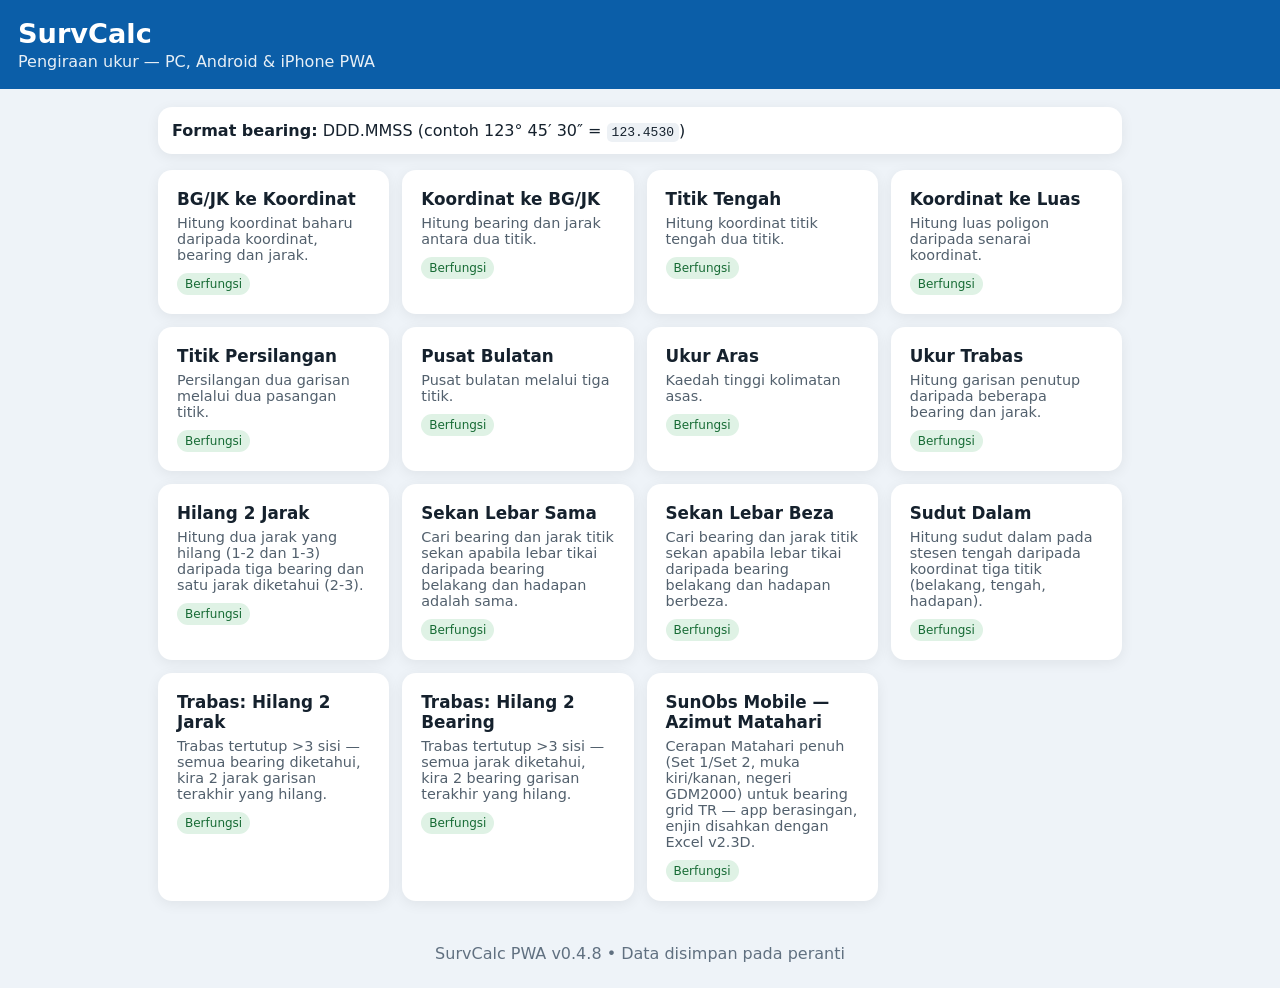
<file: index.html>
<!doctype html>
<html lang="ms">
<head>
  <meta charset="utf-8">
  <meta name="viewport" content="width=device-width,initial-scale=1,viewport-fit=cover">
  <meta name="theme-color" content="#0b5ea8">
  <link rel="manifest" href="./manifest.webmanifest?v=048">
  <link rel="icon" href="./icon-192.png">
  <link rel="apple-touch-icon" href="./icon-192.png">
  <link rel="stylesheet" href="./styles.css?v=048">
  <title>SurvCalc</title>
</head>
<body>
<header><div><h1>SurvCalc</h1><p>Pengiraan ukur — PC, Android & iPhone PWA</p></div><button id="installBtn" hidden>Pasang App</button></header>
<main>
  <section class="notice"><b>Format bearing:</b> DDD.MMSS (contoh 123° 45′ 30″ = <code>123.4530</code>)</section>
  <section id="menu" class="grid"></section>
  <section id="panel" class="panel hidden"></section>
</main>
<footer>SurvCalc PWA v0.4.8 • Data disimpan pada peranti</footer>
<script src="./app.js?v=048"></script>
</body>
</html>
</file>
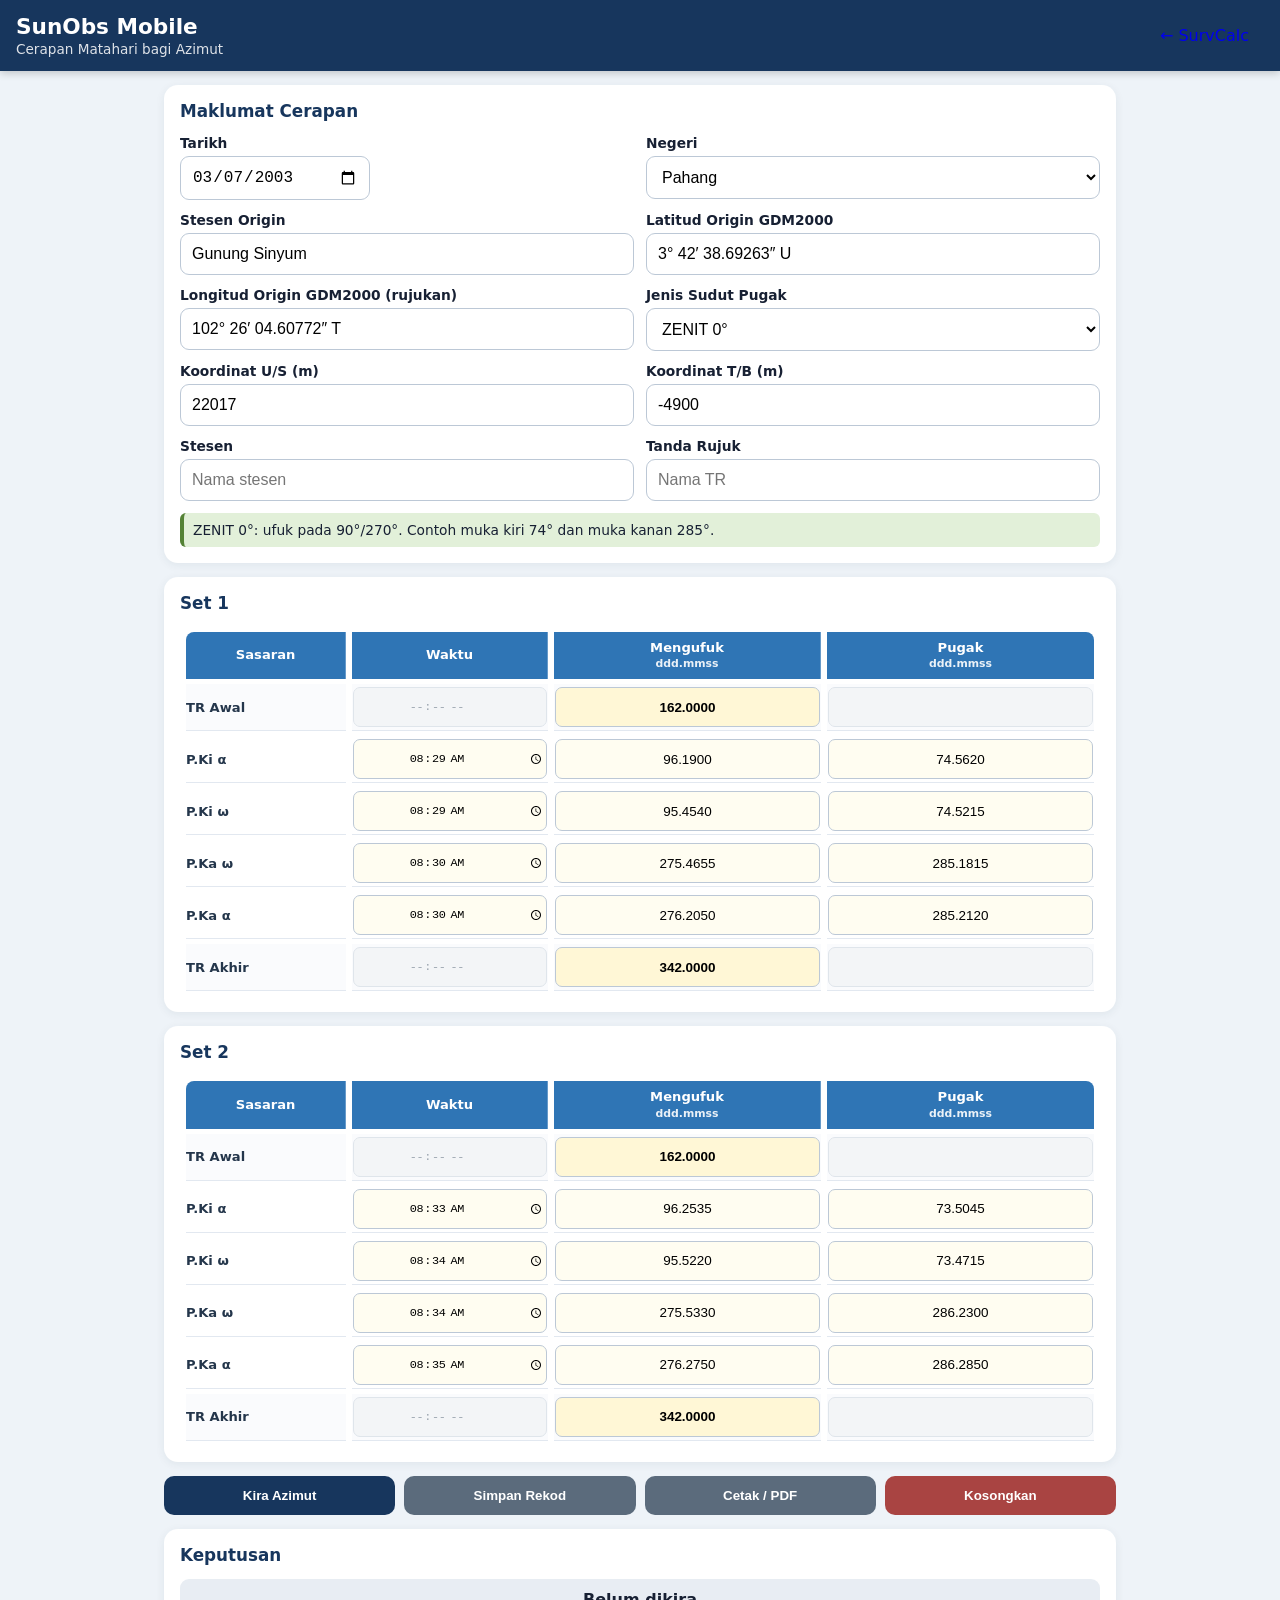
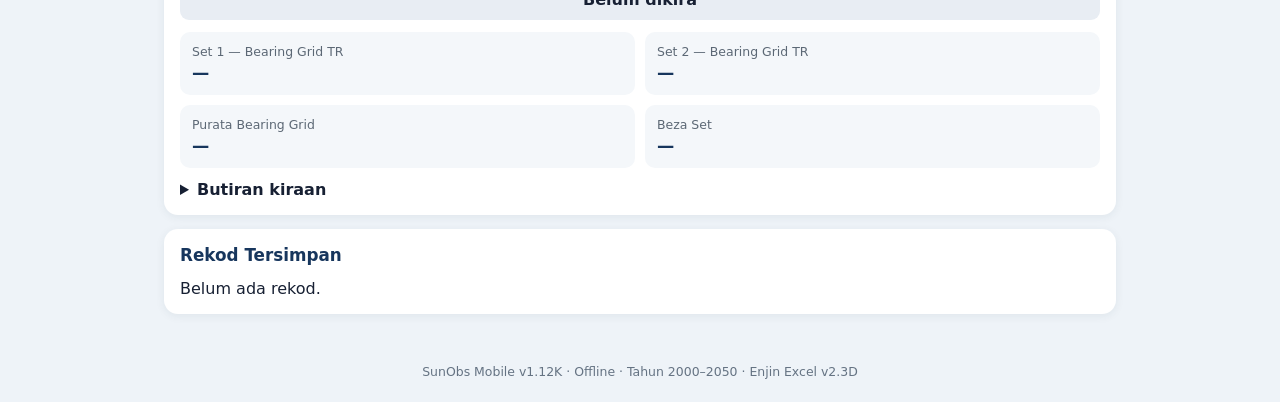
<file: sunobs/index.html>
<!doctype html>
<html lang="ms">
<head>
<meta charset="utf-8">
<meta name="viewport" content="width=device-width,initial-scale=1,viewport-fit=cover">
<meta name="theme-color" content="#17365d">
<title>SunObs Mobile</title>
<link rel="manifest" href="manifest.webmanifest">
<link rel="stylesheet" href="style.css">
</head>
<body>
<header>
  <div>
    <h1>SunObs Mobile</h1>
    <p>Cerapan Matahari bagi Azimut</p>
  </div>
  <div style="display:flex;gap:8px;align-items:center">
    <a href="../" class="secondary" style="text-decoration:none;padding:11px 15px;border-radius:10px;display:inline-block">← SurvCalc</a>
    <button id="installBtn" class="secondary" hidden>Pasang App</button>
  </div>
</header>

<main>
<section class="card">
  <h2>Maklumat Cerapan</h2>
  <div class="grid two">
    <label>Tarikh<input id="date" type="date" value="2003-03-07"></label>
    <label>Negeri
      <select id="state">
        <option value="Johor">Johor</option>
        <option value="Negeri Sembilan">Negeri Sembilan</option>
        <option value="Melaka">Melaka</option>
        <option value="Pahang" selected>Pahang</option>
        <option value="Selangor">Selangor</option>
        <option value="Terengganu">Terengganu</option>
        <option value="Pulau Pinang">Pulau Pinang</option>
        <option value="Seberang Perai">Seberang Perai</option>
        <option value="Kedah">Kedah</option>
        <option value="Perlis">Perlis</option>
        <option value="Perak">Perak</option>
        <option value="Kelantan">Kelantan</option>
      </select>
    </label>
    <label>Stesen Origin<input id="originStation" type="text" readonly></label>
    <label>Latitud Origin GDM2000<input id="originLatitude" type="text" readonly></label>
    <label>Longitud Origin GDM2000 (rujukan)<input id="originLongitude" type="text" readonly></label>
    <label>Jenis Sudut Pugak
      <select id="verticalType">
        <option value="zenith">ZENIT 0°</option>
        <option value="signed">UFUK 0° BERTANDA</option>
        <option value="360">UFUK 0° 0–360</option>
      </select>
    </label>
    <label>Koordinat U/S (m)<input id="northing" type="number" step="0.001" value="22017"></label>
    <label>Koordinat T/B (m)<input id="easting" type="number" step="0.001" value="-4900"></label>
    <label>Stesen<input id="station" type="text" placeholder="Nama stesen"></label>
    <label>Tanda Rujuk<input id="reference" type="text" placeholder="Nama TR"></label>
  </div>
  <div class="mode-note" id="modeNote"></div>
</section>

<section class="card">
  <h2>Set 1</h2>
  <div id="set1"></div>
</section>

<section class="card">
  <h2>Set 2</h2>
  <div id="set2"></div>
</section>

<section class="actions">
  <button id="calculateBtn">Kira Azimut</button>
  <button id="saveBtn" class="secondary">Simpan Rekod</button>
  <button id="printBtn" class="secondary">Cetak / PDF</button>
  <button id="resetBtn" class="danger">Kosongkan</button>
</section>

<section class="card results" id="results">
  <h2>Keputusan</h2>
  <div id="statusBanner" class="banner idle">Belum dikira</div>
  <div class="result-grid">
    <div><span>Set 1 — Bearing Grid TR</span><strong id="set1Grid">—</strong></div>
    <div><span>Set 2 — Bearing Grid TR</span><strong id="set2Grid">—</strong></div>
    <div><span>Purata Bearing Grid</span><strong id="meanGrid">—</strong></div>
    <div><span>Beza Set</span><strong id="setDiff">—</strong></div>
  </div>
  <details>
    <summary>Butiran kiraan</summary>
    <div id="detailResults"></div>
  </details>
</section>

<section class="card">
  <h2>Rekod Tersimpan</h2>
  <div id="savedRecords" class="records"></div>
</section>
</main>

<footer>SunObs Mobile v1.12K · Offline · Tahun 2000–2050 · Enjin Excel v2.3D</footer>
<script src="app.js"></script>
</body>
</html>
</file>
<file: styles.css>
:root{font-family:system-ui,-apple-system,Segoe UI,Roboto,sans-serif;color:#15212d;background:#eef3f8}*{box-sizing:border-box}body{margin:0}header{background:#0b5ea8;color:white;padding:18px max(18px,env(safe-area-inset-left));display:flex;justify-content:space-between;align-items:center;gap:12px}h1{margin:0;font-size:1.7rem}header p{margin:3px 0 0;opacity:.9}button{border:0;border-radius:10px;padding:11px 15px;font-weight:700;cursor:pointer;background:#0b5ea8;color:white}.notice,.panel,.card{background:white;border-radius:14px;box-shadow:0 3px 14px #0001}.notice{padding:14px;margin-bottom:16px}.grid{display:grid;grid-template-columns:repeat(auto-fit,minmax(210px,1fr));gap:13px}.card{padding:17px;cursor:pointer;border:2px solid transparent}.card:hover{border-color:#0b5ea8}.card h2{font-size:1.05rem;margin:0 0 6px}.card p{margin:0;color:#52606d;font-size:.9rem}.tag{display:inline-block;margin-top:10px;padding:4px 8px;border-radius:20px;background:#dff2e5;color:#176b35;font-size:.75rem}.tag.pending{background:#fff0cf;color:#7b5510}main{max-width:1000px;margin:auto;padding:18px}.panel{padding:18px}.hidden{display:none}.toolbar{display:flex;justify-content:space-between;align-items:center;gap:8px}.fields{display:grid;grid-template-columns:repeat(auto-fit,minmax(180px,1fr));gap:12px;margin:16px 0}label{display:flex;flex-direction:column;gap:5px;font-weight:650}input,textarea{font:inherit;padding:11px;border:1px solid #aeb8c2;border-radius:9px;background:#fff}.actions{display:flex;gap:9px;flex-wrap:wrap}.secondary{background:#637381}.result{margin-top:15px;padding:14px;border-left:5px solid #0b5ea8;background:#eaf4ff;white-space:pre-wrap;font-family:ui-monospace,Consolas,monospace}footer{text-align:center;color:#607080;padding:25px}code{background:#edf1f5;padding:2px 5px;border-radius:5px}@media(max-width:520px){header{align-items:flex-start}header p{font-size:.82rem}.grid{grid-template-columns:1fr}.panel{padding:14px}}

.help{color:#52606d;margin:4px 0 12px}.signed{display:flex;gap:6px}.signed input{flex:1;min-width:0}.sign-toggle{padding:0;width:42px;flex:0 0 42px;font-size:1.15rem;line-height:1}.table-wrap{overflow-x:auto;margin:12px 0}.traverse-table{width:100%;border-collapse:collapse;min-width:510px}.traverse-table th,.traverse-table td{padding:8px;border-bottom:1px solid #d9e1e8;text-align:left}.traverse-table th:first-child,.traverse-table td:first-child{width:52px;text-align:center}.traverse-table th:last-child,.traverse-table td:last-child{width:54px;text-align:center}.traverse-table input{width:100%;min-width:145px}.row-actions{display:flex;gap:9px;flex-wrap:wrap;margin:10px 0 16px}.danger{background:#b42318}.compact{padding:8px 12px;font-size:1.15rem;line-height:1}.row-no{font-weight:700;color:#52606d}
@media(max-width:520px){.traverse-table{min-width:0}.traverse-table input{min-width:0;font-size:.85rem;padding:8px 6px}.traverse-table th,.traverse-table td{padding:4px}.traverse-table th:first-child,.traverse-table td:first-child{width:26px}.traverse-table th:last-child,.traverse-table td:last-child{width:34px}.compact{padding:6px 8px;font-size:1rem}}
</file>
<file: sunobs/style.css>
:root{font-family:system-ui,-apple-system,Segoe UI,Roboto,sans-serif;color:#172033;background:#eef3f8}
*{box-sizing:border-box}
html{-webkit-text-size-adjust:100%}
body{margin:0;overflow-x:hidden}
header{position:sticky;top:0;z-index:5;background:#17365d;color:#fff;padding:14px 16px;display:flex;align-items:center;justify-content:space-between;box-shadow:0 2px 8px #0003}
header h1{margin:0;font-size:1.35rem}header p{margin:2px 0 0;font-size:.85rem;opacity:.86}
main{max-width:980px;margin:auto;padding:14px}
.card{background:#fff;border-radius:14px;padding:16px;margin-bottom:14px;box-shadow:0 2px 10px #18324a12;overflow:hidden}
h2{font-size:1.05rem;margin:0 0 14px;color:#17365d}
.grid{display:grid;gap:12px}.grid.two{grid-template-columns:repeat(2,minmax(0,1fr))}
#date{max-width:190px}
label{display:flex;flex-direction:column;gap:5px;font-weight:650;font-size:.86rem;min-width:0}
input,select{width:100%;min-width:0;padding:11px;border:1px solid #bcc8d6;border-radius:9px;font-size:1rem;background:#fff}
input:focus,select:focus{outline:2px solid #2f75b555;border-color:#2f75b5}

.obs-wrap{width:100%;overflow:visible}
.obs-table{width:100%;max-width:100%;table-layout:fixed;border-collapse:separate;border-spacing:6px 5px;font-size:.82rem;margin:0}
.obs-table col.col-target{width:18%}
.obs-table col.col-time{width:22%}
.obs-table col.col-angle{width:30%}
.obs-table th{background:#2f75b5;color:#fff;padding:9px 4px;text-align:center;line-height:1.1;border-right:1px solid #ffffff45}
.obs-table th:first-child{border-radius:8px 0 0 0}
.obs-table th:last-child{border-radius:0 8px 0 0;border-right:0}
.obs-table th span{display:block;margin-top:3px;font-size:.68rem;font-weight:600;opacity:.9;white-space:nowrap}
.obs-table td{border-bottom:1px solid #e2e8f0;padding:3px 0;min-width:0;vertical-align:middle}
.obs-table td.target{font-weight:700;line-height:1.15;text-align:left;white-space:normal;word-break:normal;color:#24364b}
.obs-table input{display:block;width:calc(100% - 2px);min-width:0;max-width:calc(100% - 2px);height:40px;margin:0 auto;padding:5px 3px;border-radius:7px;font-size:.84rem;text-align:center;font-variant-numeric:tabular-nums}
.obs-table input.time{font-size:.74rem;letter-spacing:-.03em;padding:0 1px;min-width:0;max-width:100%;-webkit-appearance:auto;appearance:auto}
.obs-table input:disabled{background:#f3f5f7;color:#9aa4af;border-color:#dfe5eb;opacity:1;-webkit-text-fill-color:#9aa4af}
.obs-table .tr-row td{background:#fafbfd}
.obs-table .tr-row input.hz{font-weight:750;background:#fff7d6}
.obs-table .sun-row input:not(:disabled){background:#fffdf1}

.mode-note{margin-top:12px;background:#e2f0d9;border-left:4px solid #548235;padding:9px;border-radius:6px;font-size:.86rem}
.actions{display:grid;grid-template-columns:repeat(4,1fr);gap:9px;margin-bottom:14px}
button{border:0;border-radius:10px;padding:12px 14px;font-weight:750;background:#17365d;color:#fff;cursor:pointer}
button.secondary{background:#5b6b7c}button.danger{background:#a94442}
.banner{padding:11px;border-radius:9px;text-align:center;font-weight:800;margin-bottom:12px}
.banner.idle{background:#e8edf3}.banner.pass{background:#d9ead3;color:#274e13}.banner.warn{background:#fce5cd;color:#7f6000}.banner.error{background:#f4cccc;color:#990000}
.result-grid{display:grid;grid-template-columns:repeat(2,1fr);gap:10px}
.result-grid div{background:#f4f7fa;padding:12px;border-radius:10px}
.result-grid span{display:block;font-size:.78rem;color:#5c6875}.result-grid strong{display:block;margin-top:4px;font-size:1.08rem;color:#17365d}
details{margin-top:12px}summary{cursor:pointer;font-weight:750}
.detail-table{width:100%;border-collapse:collapse;margin-top:9px}.detail-table td{padding:7px;border-bottom:1px solid #e4e9ef}.detail-table td:last-child{text-align:right;font-weight:650}
.record{border:1px solid #d8e0e8;border-radius:9px;padding:10px;margin:8px 0}.record strong{color:#17365d}.record small{display:block;color:#687482;margin-top:3px}
footer{text-align:center;padding:22px;color:#657383;font-size:.78rem}

@media(max-width:700px){
 header{padding:12px 14px}header h1{font-size:1.25rem}header p{font-size:.8rem}
 main{padding:10px}
 .card{padding:12px;border-radius:12px;margin-bottom:11px}
 .grid.two,.result-grid{grid-template-columns:1fr}
 .actions{grid-template-columns:1fr 1fr}
 h2{margin-bottom:10px}
 .obs-table{font-size:.74rem}
 .obs-table col.col-target{width:18%}
 .obs-table col.col-time{width:22%}
 .obs-table col.col-angle{width:30%}
 .obs-table th{padding:8px 2px;font-size:.75rem}
 .obs-table th span{font-size:.59rem}
 .obs-table td{padding:2px 0}
 .obs-table td.target{font-size:.7rem}
 .obs-table input{height:38px;padding:4px 2px;font-size:.76rem;border-radius:6px}
 .obs-table input.time{font-size:.64rem}
}

@media(max-width:390px){
 main{padding:8px}
 .card{padding:10px}
 .obs-table col.col-target{width:18%}
 .obs-table col.col-time{width:22%}
 .obs-table col.col-angle{width:30%}
 .obs-table th{font-size:.7rem}
 .obs-table td.target{font-size:.66rem}
 .obs-table input{font-size:.72rem;padding-left:1px;padding-right:1px}
 .obs-table input.time{font-size:.60rem}
 #date{max-width:165px}
}

@media(max-width:430px){
 .obs-table{border-spacing:7px 5px}
 .obs-table td{overflow:hidden}
 .obs-table input.time{width:100%;max-width:100%;padding:0;font-size:.62rem}
 .obs-table input.hz,.obs-table input.v{width:100%;max-width:100%;font-size:.72rem}
}

@media print{
 header,.actions,.records,footer,#installBtn{display:none!important}
 body{background:#fff}.card{box-shadow:none;border:1px solid #ddd}
}




/* v1.12F — pembetulan sebenar Safari iPhone */
@media (max-width: 600px) {
  .obs-table {
    width: 100% !important;
    table-layout: fixed !important;
    border-collapse: separate !important;
    border-spacing: 5px 0 !important;
  }

  .obs-table th:nth-child(1),
  .obs-table td:nth-child(1) {
    width: 18% !important;
  }

  .obs-table th:nth-child(2),
  .obs-table td:nth-child(2) {
    width: 22% !important;
  }

  .obs-table th:nth-child(3),
  .obs-table td:nth-child(3),
  .obs-table th:nth-child(4),
  .obs-table td:nth-child(4) {
    width: 30% !important;
  }

  .obs-table th {
    text-align: center !important;
    vertical-align: middle !important;
    padding: 8px 2px !important;
    overflow: visible !important;
  }

  .obs-table th:first-child {
    font-size: 0.78rem !important;
    line-height: 1.05 !important;
    letter-spacing: -0.25px !important;
    white-space: nowrap !important;
  }

  .obs-table td:nth-child(2) {
    padding-left: 0 !important;
    padding-right: 0 !important;
    text-align: center !important;
    vertical-align: middle !important;
  }

  .obs-table input.time {
    display: block !important;
    width: 100% !important;
    min-width: 0 !important;
    max-width: 100% !important;
    margin: 0 auto !important;
    padding: 0 2px !important;
    font-size: 0.88rem !important;
    line-height: normal !important;
    text-align: center !important;
    color: #111 !important;

    /* Pulihkan kawalan native Safari; jangan guna appearance:none */
    -webkit-appearance: auto !important;
    appearance: auto !important;
  }

  .obs-table input.hz,
  .obs-table input.v {
    width: 100% !important;
    min-width: 0 !important;
    max-width: 100% !important;
    margin: 0 !important;
    padding-left: 4px !important;
    padding-right: 4px !important;
    text-align: center !important;
  }
}

/* v1.12I — kekalkan input masa native HH:MM dan pusatkan pada Safari iPhone */
@media (max-width: 600px) {
  .obs-table th.target-head,
  .obs-table th.time-head {
    text-align: center !important;
    vertical-align: middle !important;
    padding-left: 0 !important;
    padding-right: 0 !important;
  }

  .obs-table td.target,
  .obs-table td:nth-child(2) {
    text-align: center !important;
    vertical-align: middle !important;
  }

  .obs-table input.time {
    display: block !important;
    width: calc(100% - 6px) !important;
    min-width: 0 !important;
    max-width: calc(100% - 6px) !important;
    height: 38px !important;
    margin: 0 auto !important;
    padding: 4px 2px !important;
    border-radius: 6px !important;
    font-family: inherit !important;
    font-size: 0.72rem !important;
    font-weight: 400 !important;
    line-height: 1 !important;
    letter-spacing: 0 !important;
    text-align: center !important;
    font-variant-numeric: tabular-nums !important;
    -webkit-appearance: auto !important;
    appearance: auto !important;
  }

  /* Safari/iOS: pusatkan kandungan dalaman kawalan type=time */
  .obs-table input.time::-webkit-date-and-time-value {
    text-align: center !important;
    margin: 0 !important;
    min-height: 0 !important;
  }

  .obs-table input.time::-webkit-datetime-edit {
    display: flex !important;
    justify-content: center !important;
    align-items: center !important;
    padding: 0 !important;
    width: 100% !important;
  }

  .obs-table input.time::-webkit-datetime-edit-fields-wrapper {
    display: flex !important;
    justify-content: center !important;
    align-items: center !important;
    padding: 0 !important;
  }

  .obs-table input.time::-webkit-calendar-picker-indicator {
    margin: 0 !important;
    padding: 0 !important;
  }
}

@media (max-width: 390px) {
  .obs-table input.time {
    font-size: 0.72rem !important;
  }
}

/* v1.12J — pelarasan akhir iPhone: SASARAN muat dalam header, WAKTU center menegak */
@media (max-width: 600px) {
  .obs-table th.target-head {
    box-sizing: border-box !important;
    width: 18% !important;
    padding: 0 1px !important;
    height: 38px !important;
    font-size: 0.64rem !important;
    font-weight: 700 !important;
    line-height: 38px !important;
    letter-spacing: -0.35px !important;
    white-space: nowrap !important;
    overflow: hidden !important;
    text-align: center !important;
    vertical-align: middle !important;
  }

  .obs-table th.time-head {
    height: 38px !important;
    line-height: 38px !important;
    padding-top: 0 !important;
    padding-bottom: 0 !important;
  }

  .obs-table input.time {
    box-sizing: border-box !important;
    height: 38px !important;
    padding-top: 0 !important;
    padding-bottom: 0 !important;
    line-height: 38px !important;
  }

  .obs-table input.time::-webkit-date-and-time-value {
    display: flex !important;
    align-items: center !important;
    justify-content: center !important;
    height: 100% !important;
    min-height: 100% !important;
    padding: 0 !important;
    margin: 0 !important;
    line-height: normal !important;
  }

  .obs-table input.time::-webkit-datetime-edit,
  .obs-table input.time::-webkit-datetime-edit-fields-wrapper {
    height: 100% !important;
    min-height: 100% !important;
    padding: 0 !important;
    margin: 0 !important;
    line-height: normal !important;
    align-items: center !important;
  }
}

@media (max-width: 390px) {
  .obs-table th.target-head {
    font-size: 0.60rem !important;
    letter-spacing: -0.45px !important;
  }
}
</file>
